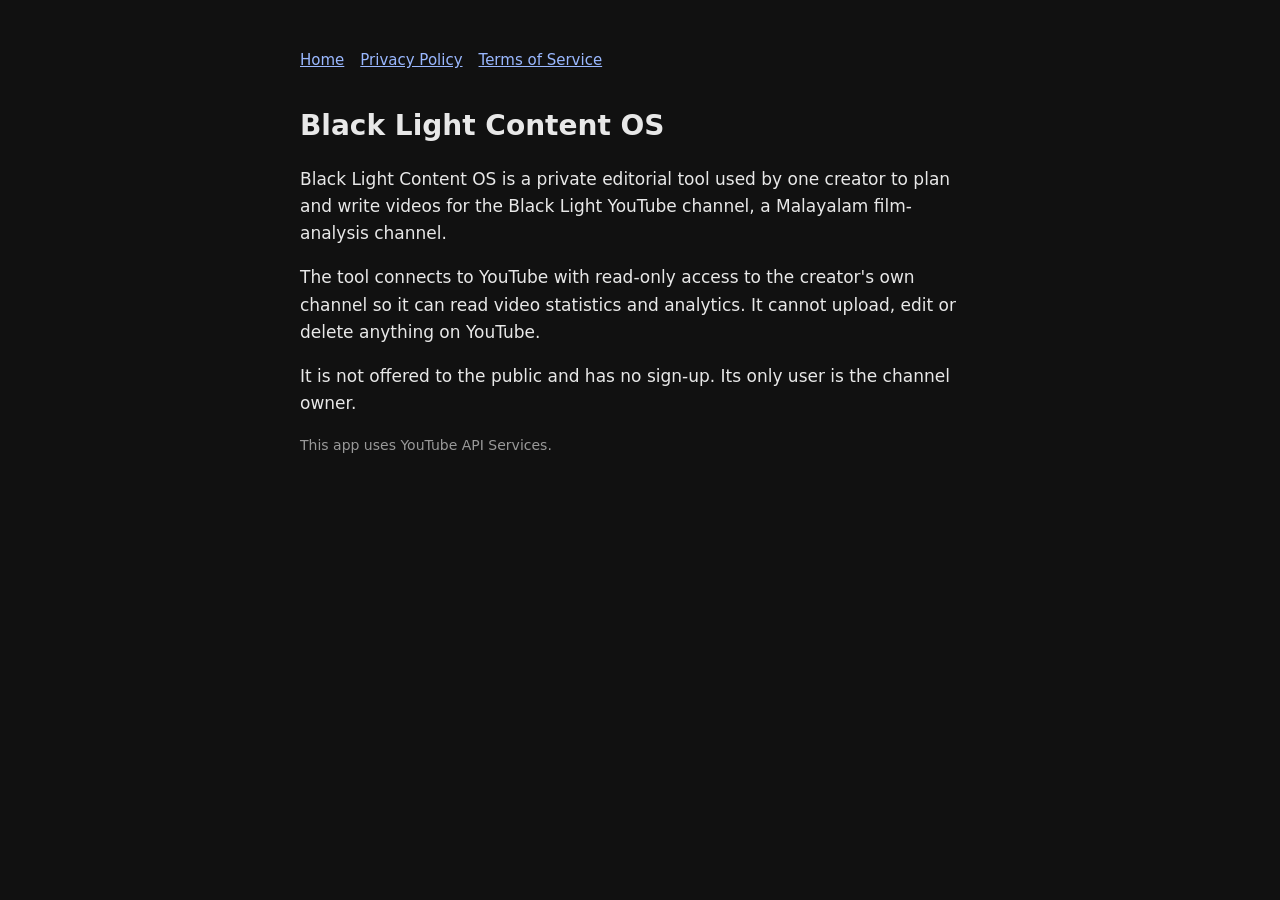
<file: index.html>
<!doctype html>
<html lang="en"><head><meta charset="utf-8"><meta name="viewport" content="width=device-width,initial-scale=1">
<meta name="google-site-verification" content="hDmS_lEdqpEnHXvtGmK35BjKOsbKajs3hGGgt_Hv5BI">
<title>Black Light Content OS</title><link rel="stylesheet" href="style.css"></head>
<body><main>
<nav><a href="./">Home</a><a href="privacy.html">Privacy Policy</a><a href="terms.html">Terms of Service</a></nav>
<h1>Black Light Content OS</h1>
<p>Black Light Content OS is a private editorial tool used by one creator to plan and write videos for the Black Light YouTube channel, a Malayalam film-analysis channel.</p>
<p>The tool connects to YouTube with read-only access to the creator's own channel so it can read video statistics and analytics. It cannot upload, edit or delete anything on YouTube.</p>
<p>It is not offered to the public and has no sign-up. Its only user is the channel owner.</p>
<p class="muted">This app uses YouTube API Services.</p>
</main></body></html>
</file>
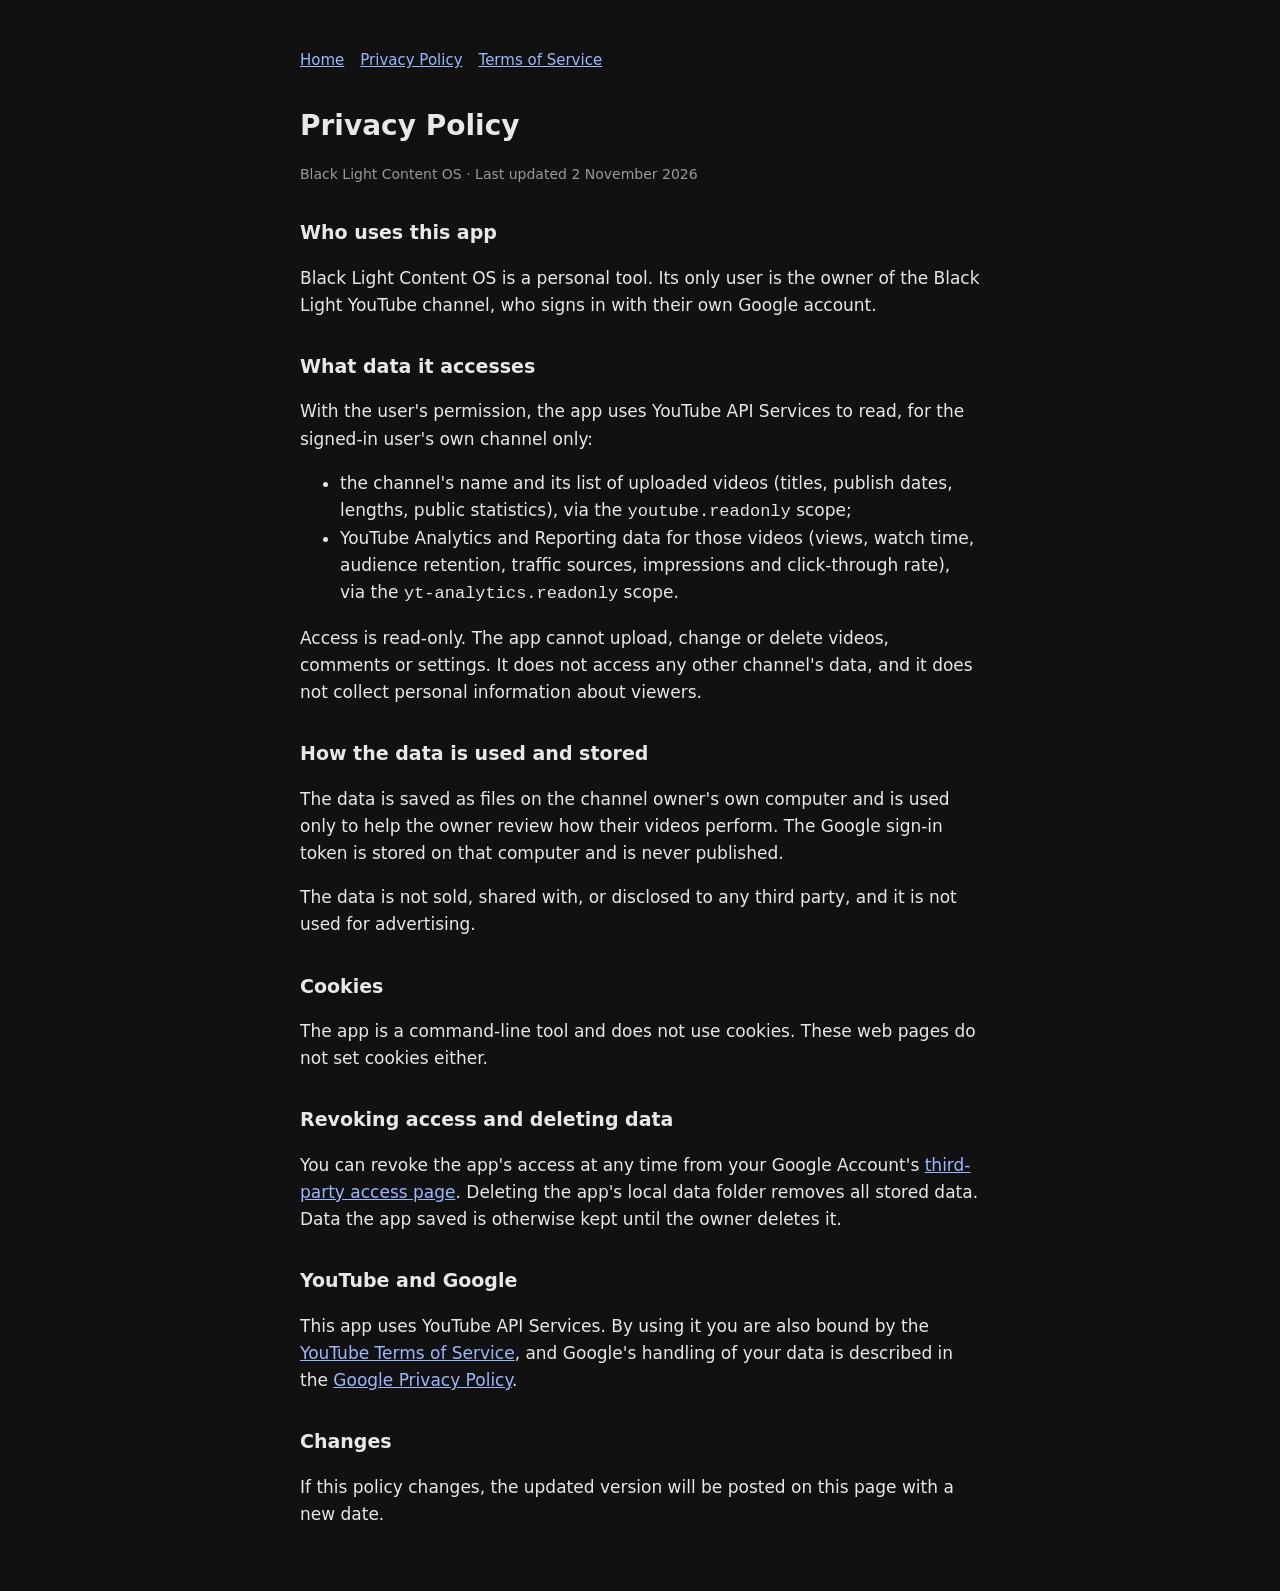
<file: privacy.html>
<!doctype html>
<html lang="en"><head><meta charset="utf-8"><meta name="viewport" content="width=device-width,initial-scale=1">
<title>Privacy Policy</title><link rel="stylesheet" href="style.css"></head>
<body><main>
<nav><a href="./">Home</a><a href="privacy.html">Privacy Policy</a><a href="terms.html">Terms of Service</a></nav>
<h1>Privacy Policy</h1>
<p class="muted">Black Light Content OS · Last updated 2 November 2026</p>

<h2>Who uses this app</h2>
<p>Black Light Content OS is a personal tool. Its only user is the owner of the Black Light YouTube channel, who signs in with their own Google account.</p>

<h2>What data it accesses</h2>
<p>With the user's permission, the app uses YouTube API Services to read, for the signed-in user's own channel only:</p>
<ul>
<li>the channel's name and its list of uploaded videos (titles, publish dates, lengths, public statistics), via the <code>youtube.readonly</code> scope;</li>
<li>YouTube Analytics and Reporting data for those videos (views, watch time, audience retention, traffic sources, impressions and click-through rate), via the <code>yt-analytics.readonly</code> scope.</li>
</ul>
<p>Access is read-only. The app cannot upload, change or delete videos, comments or settings. It does not access any other channel's data, and it does not collect personal information about viewers.</p>

<h2>How the data is used and stored</h2>
<p>The data is saved as files on the channel owner's own computer and is used only to help the owner review how their videos perform. The Google sign-in token is stored on that computer and is never published.</p>
<p>The data is not sold, shared with, or disclosed to any third party, and it is not used for advertising.</p>

<h2>Cookies</h2>
<p>The app is a command-line tool and does not use cookies. These web pages do not set cookies either.</p>

<h2>Revoking access and deleting data</h2>
<p>You can revoke the app's access at any time from your Google Account's <a href="https://myaccount.google.com/permissions">third-party access page</a>. Deleting the app's local data folder removes all stored data. Data the app saved is otherwise kept until the owner deletes it.</p>

<h2>YouTube and Google</h2>
<p>This app uses YouTube API Services. By using it you are also bound by the <a href="https://www.youtube.com/t/terms">YouTube Terms of Service</a>, and Google's handling of your data is described in the <a href="https://policies.google.com/privacy">Google Privacy Policy</a>.</p>

<h2>Changes</h2>
<p>If this policy changes, the updated version will be posted on this page with a new date.</p>
</main></body></html>
</file>
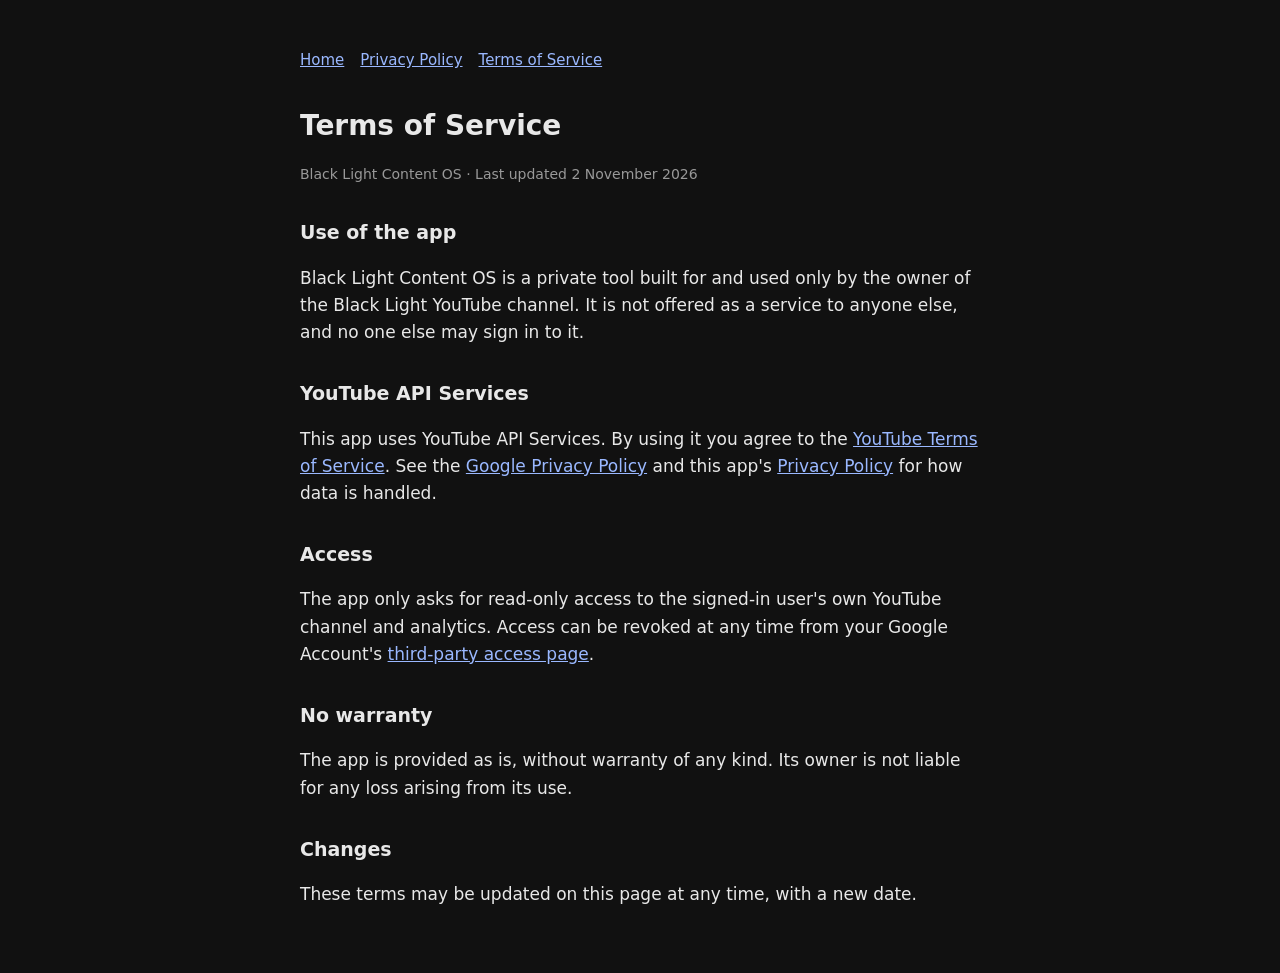
<file: terms.html>
<!doctype html>
<html lang="en"><head><meta charset="utf-8"><meta name="viewport" content="width=device-width,initial-scale=1">
<title>Terms of Service</title><link rel="stylesheet" href="style.css"></head>
<body><main>
<nav><a href="./">Home</a><a href="privacy.html">Privacy Policy</a><a href="terms.html">Terms of Service</a></nav>
<h1>Terms of Service</h1>
<p class="muted">Black Light Content OS · Last updated 2 November 2026</p>

<h2>Use of the app</h2>
<p>Black Light Content OS is a private tool built for and used only by the owner of the Black Light YouTube channel. It is not offered as a service to anyone else, and no one else may sign in to it.</p>

<h2>YouTube API Services</h2>
<p>This app uses YouTube API Services. By using it you agree to the <a href="https://www.youtube.com/t/terms">YouTube Terms of Service</a>. See the <a href="https://policies.google.com/privacy">Google Privacy Policy</a> and this app's <a href="privacy.html">Privacy Policy</a> for how data is handled.</p>

<h2>Access</h2>
<p>The app only asks for read-only access to the signed-in user's own YouTube channel and analytics. Access can be revoked at any time from your Google Account's <a href="https://myaccount.google.com/permissions">third-party access page</a>.</p>

<h2>No warranty</h2>
<p>The app is provided as is, without warranty of any kind. Its owner is not liable for any loss arising from its use.</p>

<h2>Changes</h2>
<p>These terms may be updated on this page at any time, with a new date.</p>
</main></body></html>
</file>
<file: style.css>
body{margin:0;background:#111;color:#e8e8e8;font:17px/1.6 -apple-system,system-ui,sans-serif}
main{max-width:680px;margin:0 auto;padding:48px 16px}
h1{font-size:28px;margin:0 0 8px}h2{font-size:19px;margin-top:32px}
a{color:#9ab8ff}nav{margin-bottom:32px;font-size:15px}nav a{margin-right:16px}
.muted{color:#999;font-size:14px}
</file>
